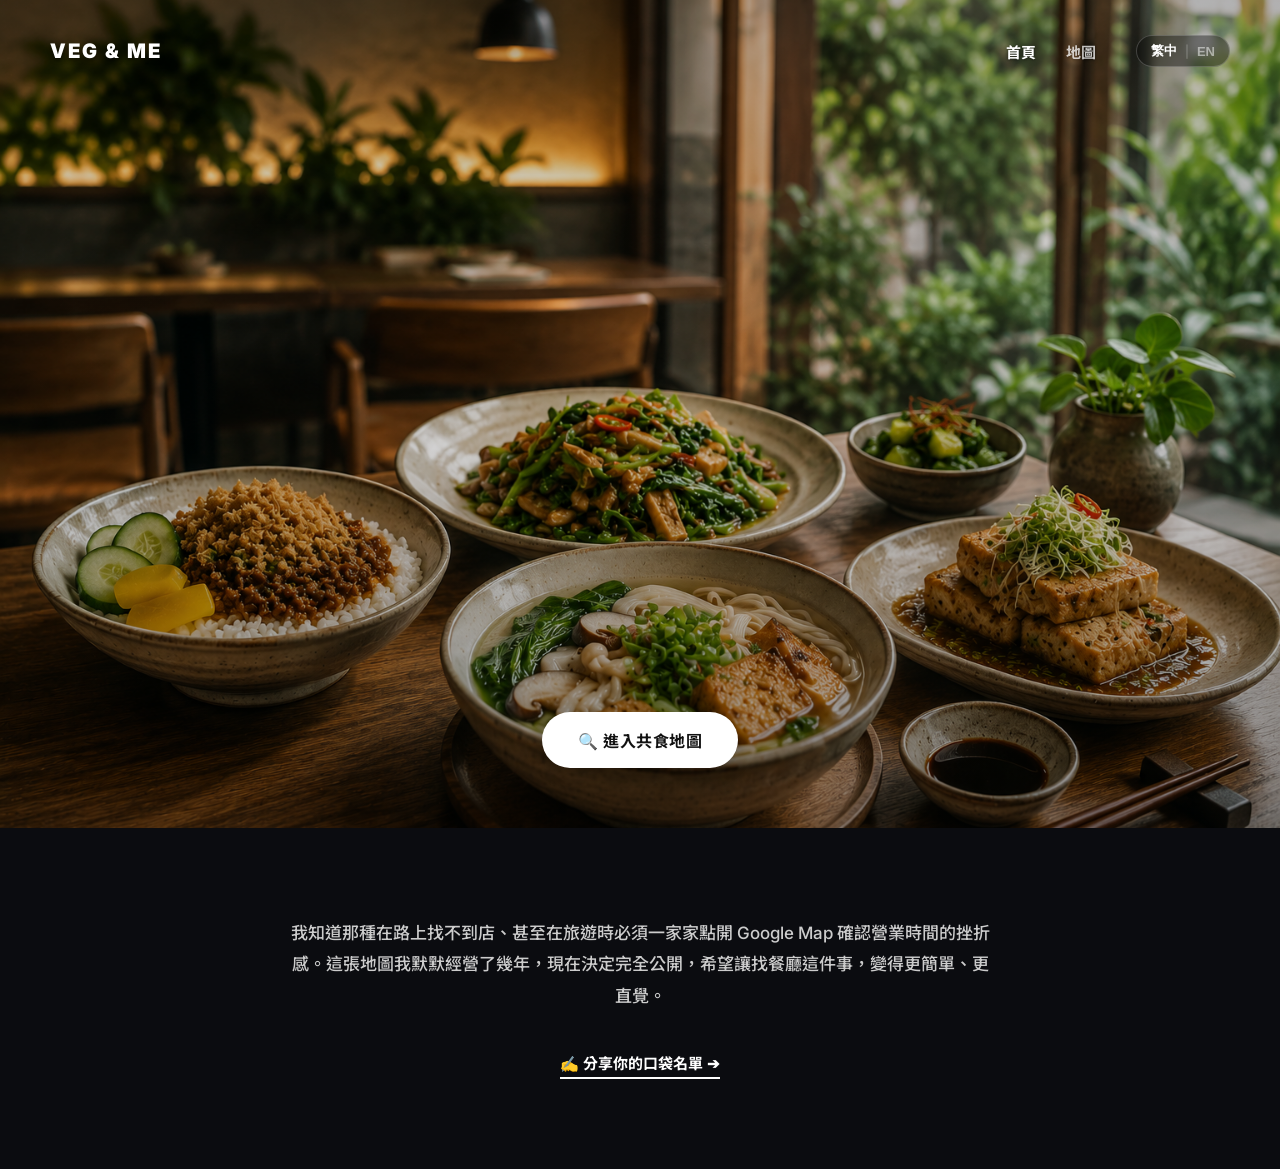
<file: index.html>
<!DOCTYPE html>
<html lang="zh-Hant">
<head>
    <meta charset="UTF-8">
    <meta name="viewport" content="width=device-width, initial-scale=1.0">
    <title>Veg&Me Map ｜ 葷素共食地圖</title>
    <link href="https://fonts.googleapis.com/css2?family=Inter:wght@700;900&family=Noto+Sans+TC:wght@500;700;900&display=swap" rel="stylesheet">
    <link rel="stylesheet" href="style.css">
</head>
<body>

    <!-- 滿版電影感主視覺區塊 -->
    <section class="hero-fullscreen">
        
        <!-- 頂部導覽列 -->
        <header class="transparent-navbar">
            <div class="nav-logo">VEG & ME</div>
            
            <div class="nav-right-group">
                <nav class="nav-menu">
                    <a href="index.html" class="nav-item active">
                        <span class="lang-zh">首頁</span>
                        <span class="lang-en">Home</span>
                    </a>
                    <a href="map.html" class="nav-item">
                        <span class="lang-zh">地圖</span>
                        <span class="lang-en">Map</span>
                    </a>
                </nav>
                
                <!-- 右上角語言切換器 (Language Switcher) -->
                <div class="language-switcher">
                    <button id="btn-zh" class="lang-btn active">繁中</button>
                    <span class="divider">|</span>
                    <button id="btn-en" class="lang-btn">EN</button>
                </div>
            </div>
        </header>

        <!-- 底部行動呼籲按鈕 -->
        <div class="hero-bottom-actions">
            <a href="map.html" class="cta-pill-btn">
                <span class="lang-zh">🔍 進入共食地圖</span>
                <span class="lang-en">🔍 Explore the Map</span>
            </a>
        </div>

    </section>

    <!-- 網頁底部的故事細節區塊 -->
    <section class="intro-section">
        <div class="container-narrow">
            <div class="lang-zh">
                <p class="story-text">
                    我知道那種在路上找不到店、甚至在旅遊時必須一家家點開 Google Map 確認營業時間的挫折感。這張地圖我默默經營了幾年，現在決定完全公開，希望讓找餐廳這件事，變得更簡單、更直覺。
                </p>
                <a href="https://forms.gle/SJYtRv7sgkdFNUBt5" target="_blank" class="form-link-btn">✍️ 分享你的口袋名單 ➔</a>
            </div>
            
            <div class="lang-en">
                <p class="story-text">
                    I know the deep frustration of hunting for a dining spot, having to click restaurants one by one just to check their real-time hours. This shared map is a personal project I've built over the years, and now I'm making it fully public to help everyone find food hassle-free.
                </p>
                <a href="https://forms.gle/SJYtRv7sgkdFNUBt5" target="_blank" class="form-link-btn">✍️ Share Your Recommendations ➔</a>
            </div>
        </div>
    </section>

    <!-- 控制語言切換的 JavaScript 語法 -->
    <script>
        const btnZh = document.getElementById('btn-zh');
        const btnEn = document.getElementById('btn-en');
        
        btnZh.addEventListener('click', () => {
            document.body.classList.remove('en-mode');
            btnZh.classList.add('active');
            btnEn.classList.remove('active');
        });
        
        btnEn.addEventListener('click', () => {
            document.body.classList.add('en-mode');
            btnEn.classList.add('active');
            btnZh.classList.remove('active');
        });
    </script>

</body>
</html>
</file>
<file: style.css>
/* --- 基礎設定 --- */
* {
    box-sizing: border-box;
    margin: 0;
    padding: 0;
}

body {
    background-color: #0b0c10;
    font-family: 'Inter', 'Noto Sans TC', sans-serif;
    color: #ffffff;
    overflow-x: hidden;
}

/* --- 多國語言顯示隱藏邏輯 (關鍵核心) --- */
body:not(.en-mode) .lang-en { display: none !important; }
body.en-mode .lang-zh { display: none !important; }

/* --- 滿版背景 (套用你的精美新圖) --- */
.hero-fullscreen {
    position: relative;
    width: 100%;
    height: 92vh;
    display: flex;
    flex-direction: column;
    justify-content: flex-end; /* 讓網頁按鈕沉到底部 */
    align-items: center;
    
    /* 這裡綁定你上傳的 hero-bg.png */
    /* 微弱的深色漸層濾鏡，保護頂部導覽列的閱讀清晰度 */
    background: linear-gradient(rgba(0, 0, 0, 0.3), rgba(0, 0, 0, 0.1) 40%, rgba(0, 0, 0, 0.4)), 
                url('hero-bg.png') no-repeat center center;
    background-size: cover;
}

/* --- 導覽列佈局 --- */
.transparent-navbar {
    position: absolute;
    top: 0;
    left: 0;
    width: 100%;
    display: flex;
    justify-content: space-between;
    align-items: center;
    padding: 35px 50px;
    z-index: 10;
}

.nav-logo {
    font-size: 20px;
    font-weight: 900;
    letter-spacing: 2px;
    text-shadow: 0 2px 4px rgba(0,0,0,0.5);
}

.nav-right-group {
    display: flex;
    align-items: center;
    gap: 40px;
}

.nav-menu {
    display: flex;
    gap: 30px;
}

.nav-item {
    text-decoration: none;
    color: rgba(255, 255, 255, 0.75);
    font-size: 15px;
    font-weight: 700;
    text-shadow: 0 1px 3px rgba(0,0,0,0.5);
    transition: color 0.2s;
}

.nav-item:hover, .nav-item.active {
    color: #ffffff;
}

/* --- 右上角語言切換按鈕樣式 --- */
.language-switcher {
    display: flex;
    align-items: center;
    gap: 8px;
    background: rgba(0, 0, 0, 0.4);
    padding: 6px 14px;
    border-radius: 20px;
    border: 1px solid rgba(255, 255, 255, 0.2);
    backdrop-filter: blur(5px); /* 摩登微模糊玻璃效果 */
}

.lang-btn {
    background: none;
    border: none;
    color: rgba(255, 255, 255, 0.5);
    font-size: 13px;
    font-weight: 700;
    cursor: pointer;
    transition: color 0.2s;
}

.lang-btn:hover, .lang-btn.active {
    color: #ffffff;
}

.divider {
    color: rgba(255, 255, 255, 0.3);
    font-size: 12px;
}

/* --- 底部行動呼籲膠囊按鈕 --- */
.hero-bottom-actions {
    margin-bottom: 60px;
    z-index: 5;
}

.cta-pill-btn {
    display: inline-block;
    text-decoration: none;
    color: #111111;
    background-color: #ffffff;
    padding: 16px 36px;
    border-radius: 50px;
    font-weight: 700;
    font-size: 16px;
    letter-spacing: 0.5px;
    box-shadow: 0 4px 15px rgba(0, 0, 0, 0.3);
    transition: transform 0.2s, background-color 0.2s;
}

.cta-pill-btn:hover {
    transform: translateY(-2px);
    background-color: #f0f0f0;
}

/* --- 下方故事介紹區塊 --- */
.intro-section {
    background-color: #0b0c10;
    padding: 90px 40px;
    text-align: center;
}

.container-narrow {
    max-width: 700px;
    margin: 0 auto;
}

.story-text {
    font-size: 17px;
    line-height: 1.85;
    color: #cccccc;
    margin-bottom: 40px;
    font-weight: 500;
}

.form-link-btn {
    display: inline-block;
    text-decoration: none;
    color: #ffffff;
    font-weight: 700;
    font-size: 15px;
    border-bottom: 2px solid #ffffff;
    padding-bottom: 4px;
    transition: opacity 0.2s;
}

.form-link-btn:hover {
    opacity: 0.8;
}

/* 手機板適應 (RWD) */
@media (max-width: 768px) {
    .transparent-navbar {
        padding: 25px 20px;
        flex-direction: column;
        gap: 15px;
    }
    .nav-right-group {
        gap: 20px;
    }
    .hero-fullscreen {
        height: 80vh;
    }
    .story-text {
        font-size: 15px;
    }
}
</file>
